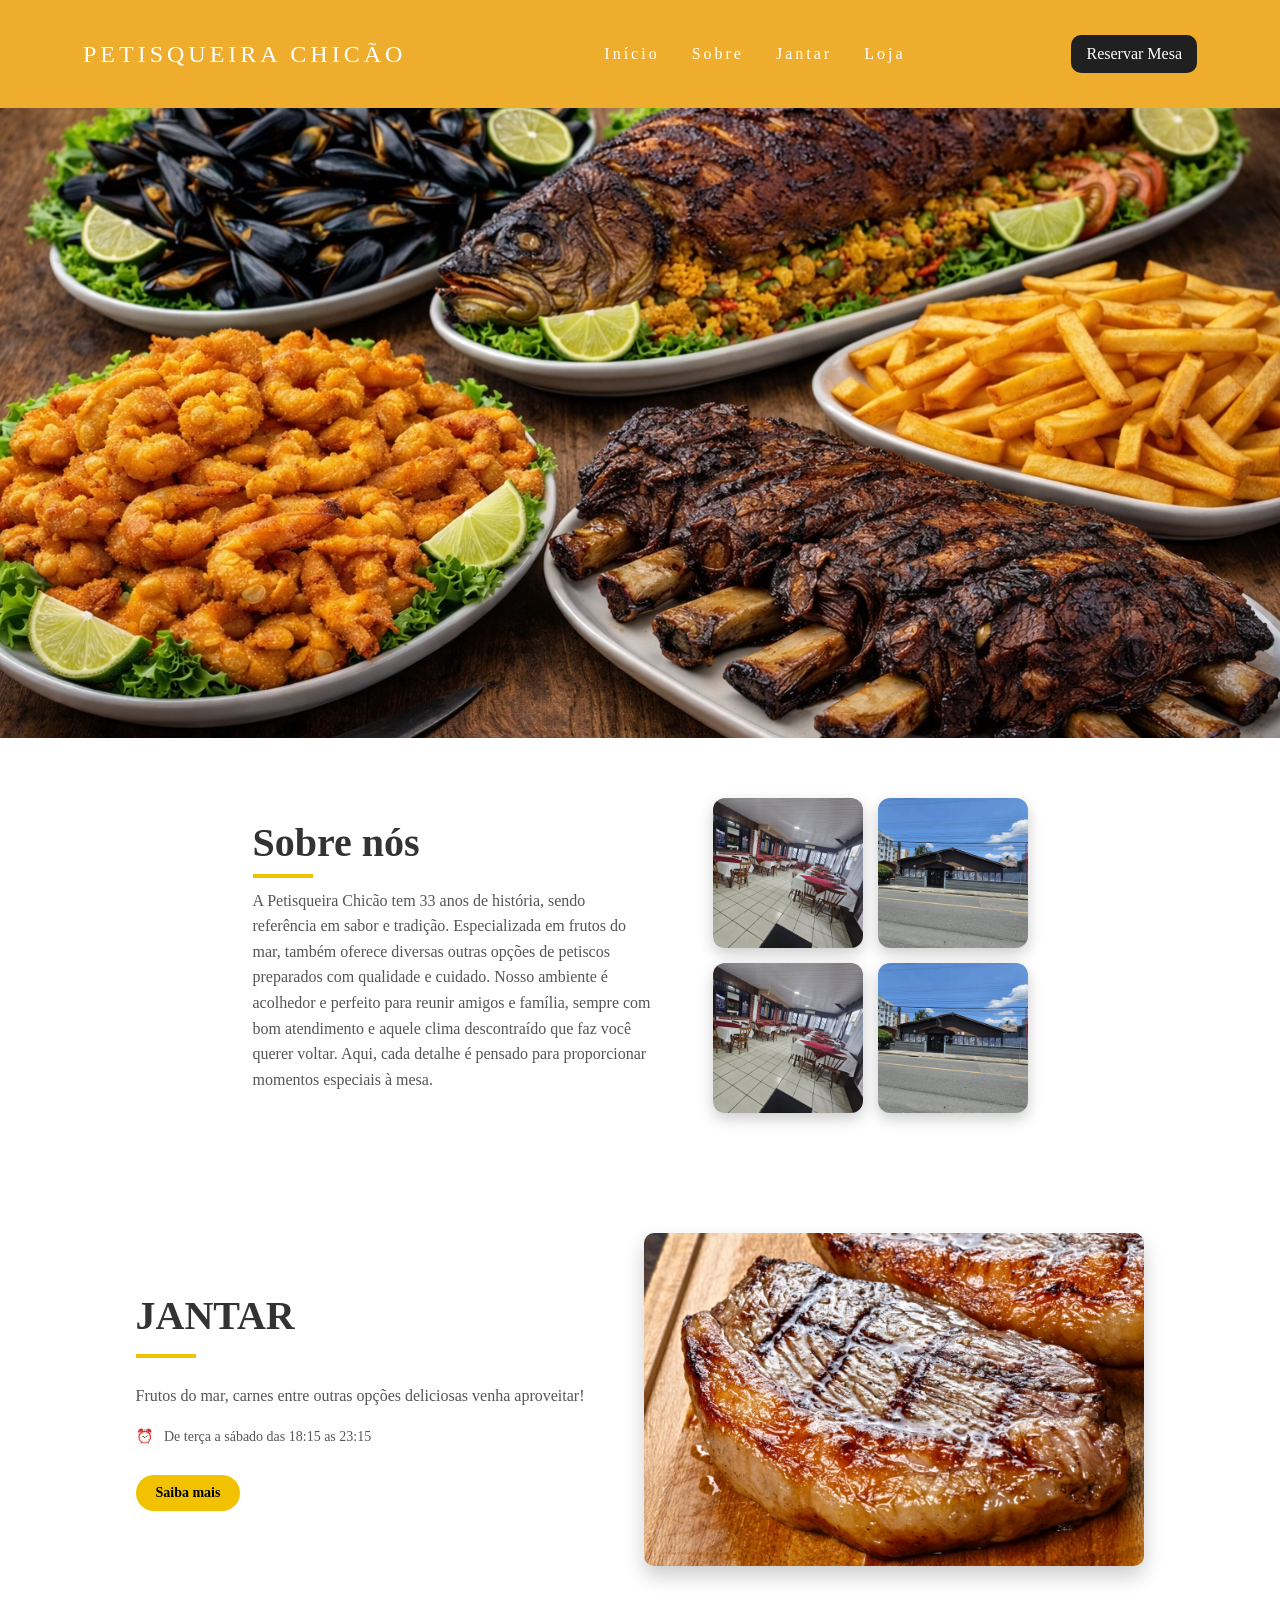
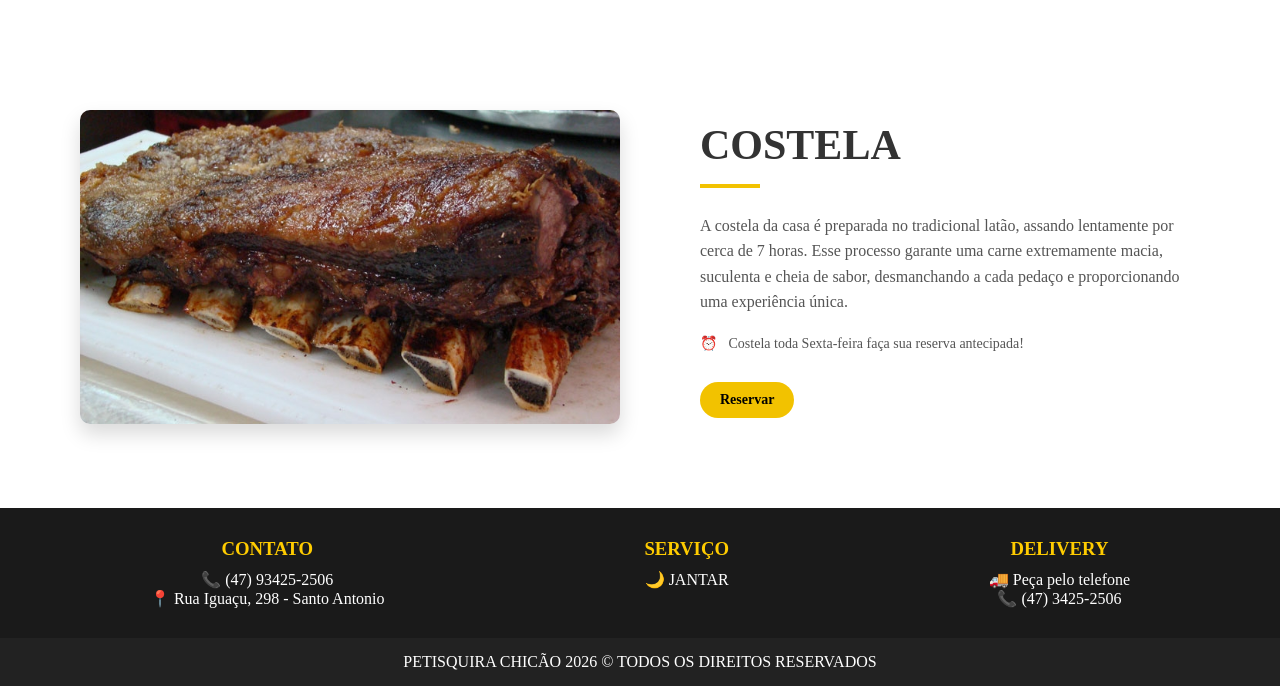
<file: index.html>
<!DOCTYPE html>
<html lang="pt">

<head>
    <meta charset="UTF-8">
    <meta name="viewport" content="width=device-width, initial-scale=1.0">
    <link rel="stylesheet" href="css/style.css">
    <title>Petisqueira Chicão</title>
</head>

<body>
    <header>
        <nav>
            <a class="logo">Petisqueira Chicão</a>
            <ul class="nav-list">
                <li><a href="index.html">Início</a></li>
                <li><a href="sobre.html">Sobre</a></li>
                <li><a href="jantar.html">Jantar</a></li>
                <li><a href="loja.html">Loja</a></li>
            </ul>
            <a class="reserva" href="reserva.html">Reservar Mesa</a>
        </nav>
    </header>
    <main></main>
    <section class="sobre">
        <div class="sobre-container">
            <h2>Sobre nós</h2>
            <p class="texto">A Petisqueira Chicão tem 33 anos de história,
                sendo referência em sabor e tradição. Especializada em frutos do mar,
                também oferece diversas outras opções de petiscos preparados com qualidade e cuidado.
                Nosso ambiente é acolhedor e perfeito para reunir amigos e família,
                sempre com bom atendimento e aquele clima descontraído que faz você querer voltar.
                Aqui, cada detalhe é pensado para proporcionar momentos especiais à mesa.</p>
        </div>

        <div class="imagens">
            <img src="imgs/WhatsApp Image 2026-04-18 at 11.49.15.jpeg" alt="restaurante">
            <img src="imgs/WhatsApp Image 2026-04-18 at 11.49.47.jpeg" alt="restaurante">
            <img src="imgs/WhatsApp Image 2026-04-18 at 11.49.15.jpeg" alt="restaurante">
            <img src="imgs/WhatsApp Image 2026-04-18 at 11.49.47.jpeg" alt="restaurante">
        </div>
    </section>

    <section class="jantar">
        <div class="jantar-texto">
            <h2>JANTAR</h2>
                <div class="linha"></div>

                    <p class="descricao">
                   Frutos do mar, carnes entre outras opções deliciosas venha aproveitar!
                    </p>

                    <p class="horario">
                    <span class="icone">⏰</span>
                    De terça a sábado das 18:15 as 23:15
                    </p>

                <a href="jantar.html" class="btn">Saiba mais</a>
            </div>

             <div class="jantar-imagem">
            <img src="imgs/picanha-assada.jpg" alt="Prato de jantar">
            </div>
    </section>
    
       <section class="costela">
            <div class="costela-imagem">
               <img src="imgs/usuario-3405-.jpg" alt="costela assada">
               
            </div>

            <div class="costela-texto">
                <h2>COSTELA</h2>
            <div class="linha"></div>

            <p class="descricao">
            A costela da casa é preparada no tradicional latão, assando lentamente por cerca de 7 horas. 
            Esse processo garante uma carne extremamente macia, suculenta e cheia de sabor, 
            desmanchando a cada pedaço e proporcionando uma experiência única.
            </p>

            <p class="horario">
            <span class="icone">⏰</span>
            Costela toda Sexta-feira faça sua reserva antecipada!
            </p>

            <a href="reserva.html" class="btn">Reservar</a>
            </div>
        </section>

    <div
        style="background-color: #1a1a1a; color: white; padding: 30px 20px; display: flex; justify-content: space-around; flex-wrap: wrap; text-align: center;">

        <div>
            <h3 style="color: #ffcc00; margin-bottom: 10px;">CONTATO</h3>
            <p>📞 (47) 93425-2506</p>
            <p>📍 Rua Iguaçu, 298 - Santo Antonio</p>
        </div>

        <div>
            <h3 style="color: #ffcc00; margin-bottom: 10px;">SERVIÇO</h3>
            <p>🌙 JANTAR</p>
        </div>

        <div>
            <h3 style="color: #ffcc00; margin-bottom: 10px;">DELIVERY</h3>
            <p>🚚 Peça pelo telefone</p>
            <p>📞 (47) 3425-2506</p>
        </div>

    </div>
    </section>

    <footer>PETISQUIRA CHICÃO 2026 &copy; TODOS OS DIREITOS RESERVADOS</footer>

</body>

</html>
</file>
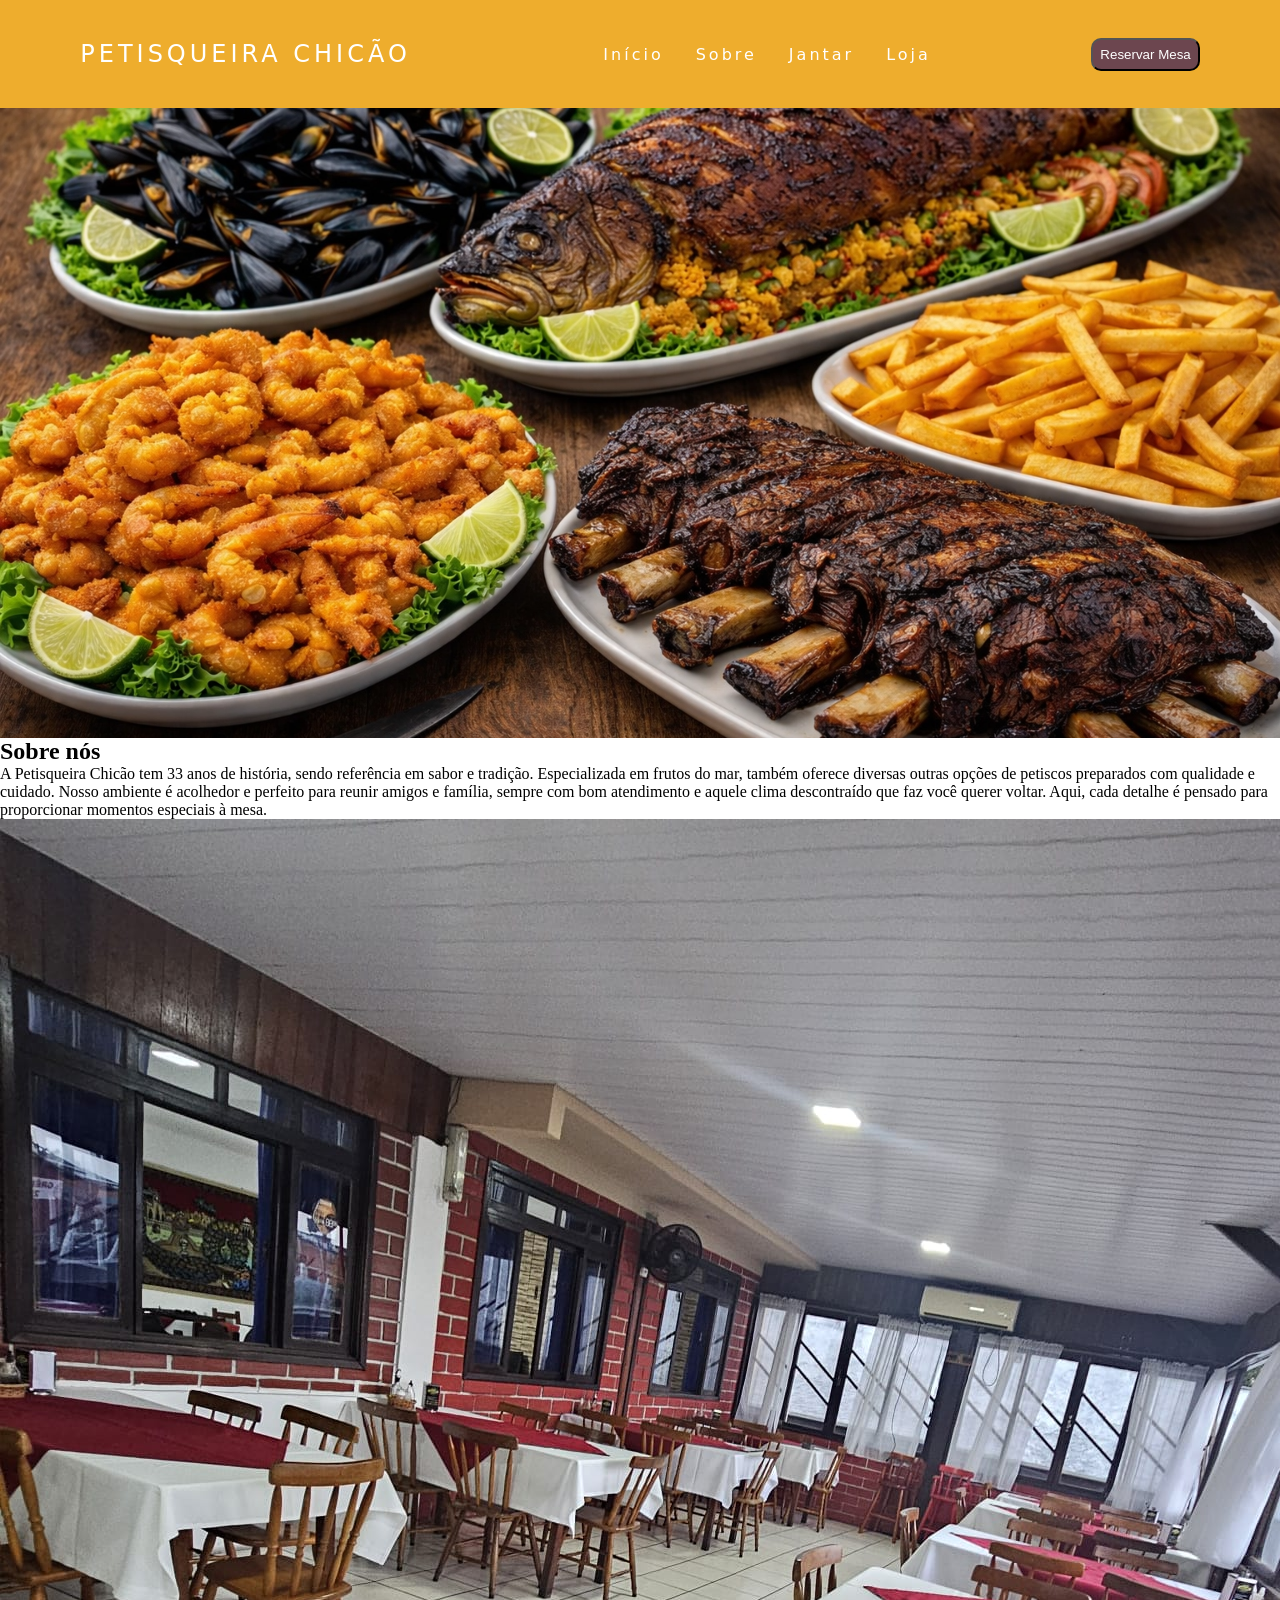
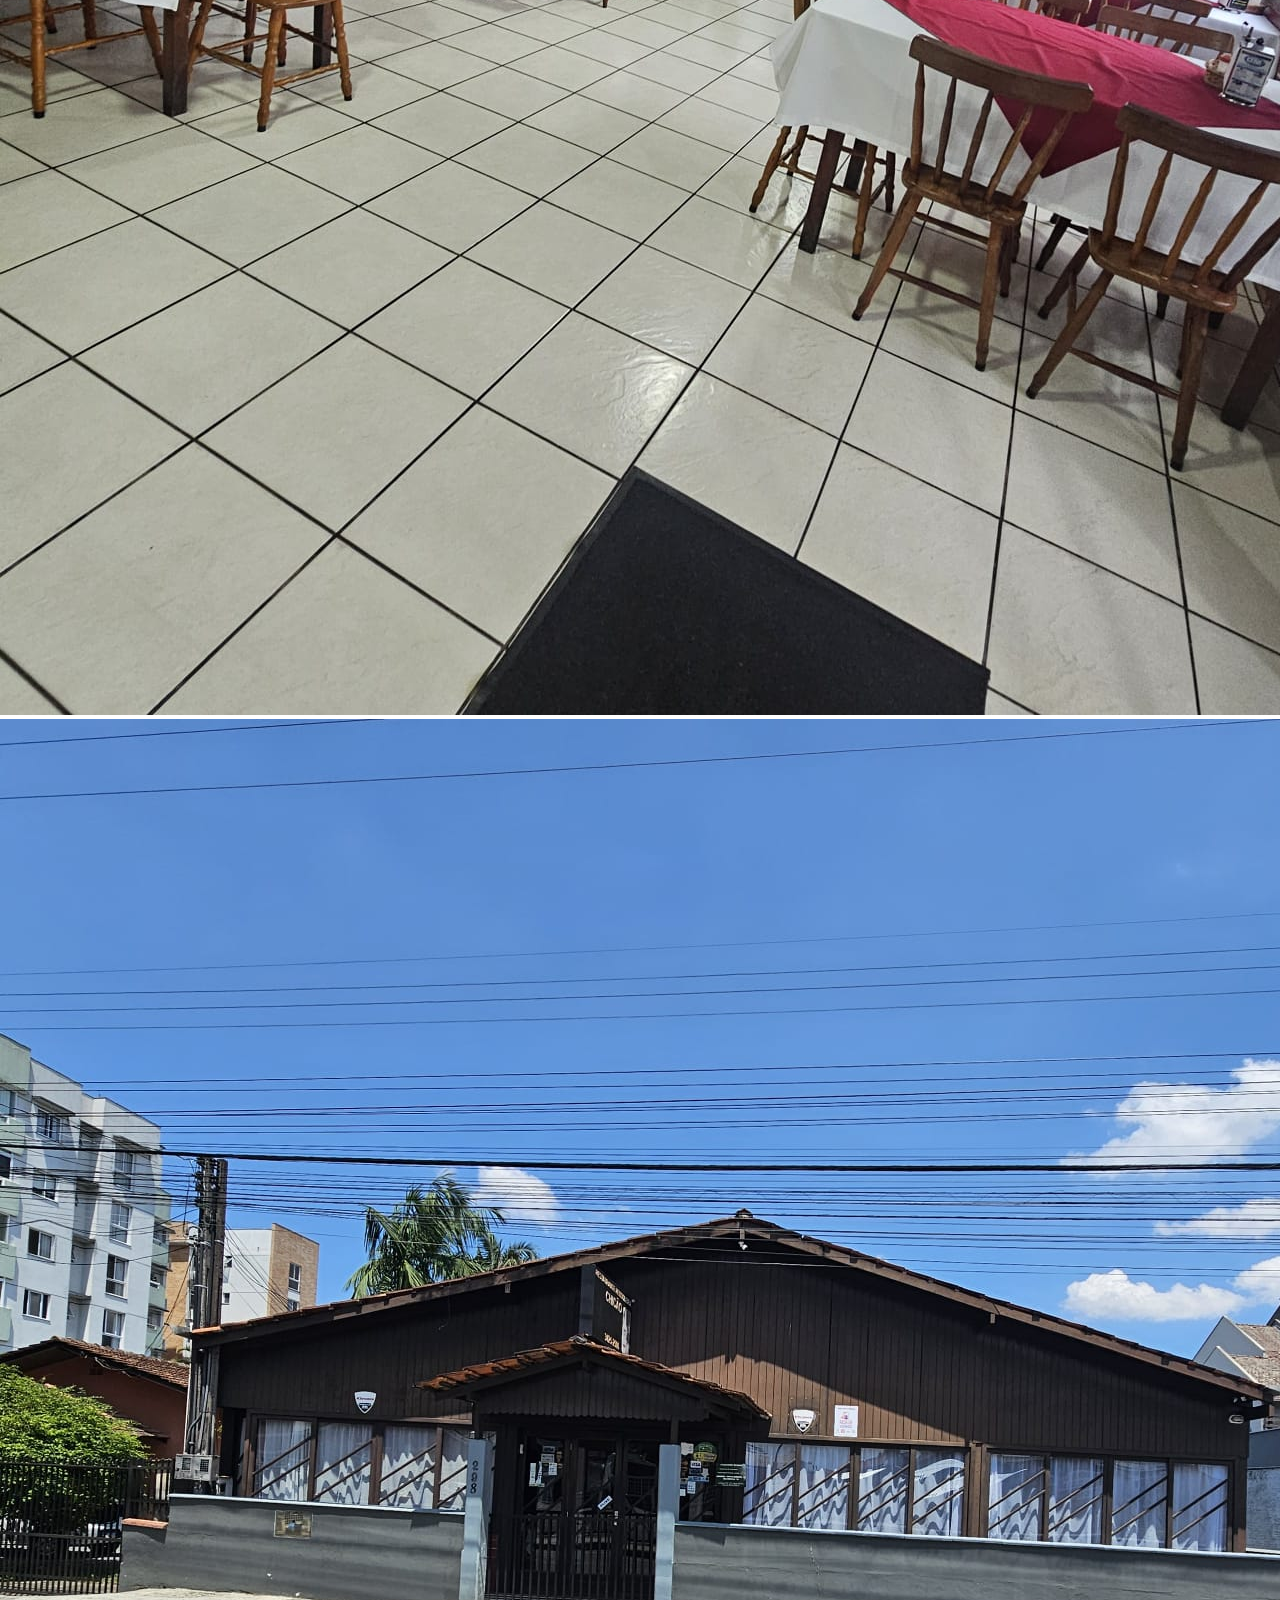
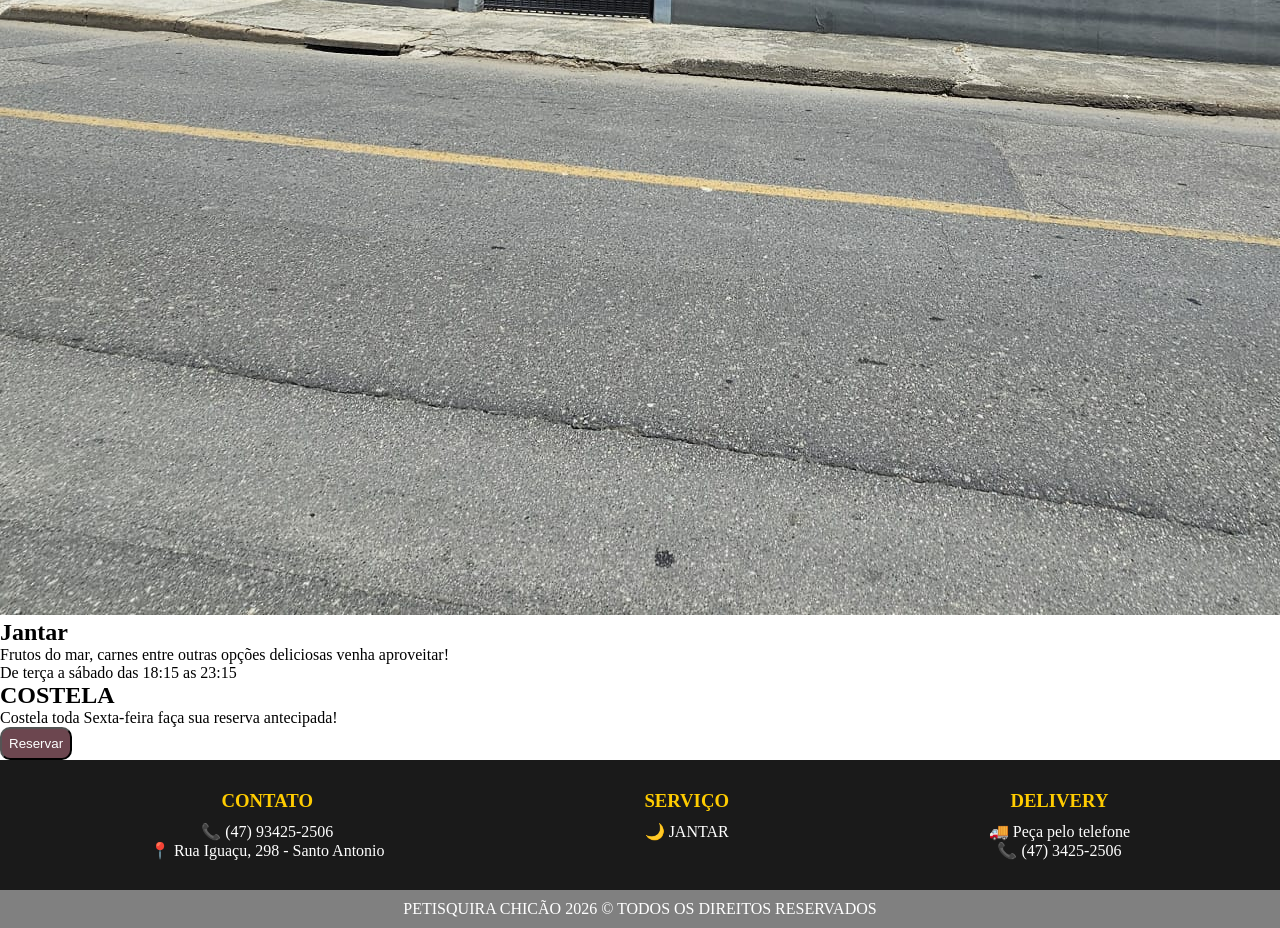
<file: site-restaurante/index.html>
<!DOCTYPE html>
<html lang="pt">
<head>
    <meta charset="UTF-8">
    <meta name="viewport" content="width=device-width, initial-scale=1.0">
    <link rel="stylesheet" href="css/style.css">
    <title>Petisqueira Chicão</title>
</head>
<body>
    <header>
        <nav>
            <a class="logo">Petisqueira Chicão</a>
            <ul class="nav-list">
                <li><a href="#inicio">Início</a></li>
                <li><a href="#sobre">Sobre</a></li>
                <li><a href="#jantar">Jantar</a></li>
                <li><a href="#loja">Loja</a></li>
            </ul>
            <button class="reserva"><a href="#reservar">Reservar Mesa</a></button>
        </nav>
    </header>
    <main></main>
    <section class="sobre">
        <div class="sobre-container">
            <h2>Sobre nós</h2>
                <p class="texto">A Petisqueira Chicão tem 33 anos de história, 
                sendo referência em sabor e tradição. Especializada em frutos do mar, 
                também oferece diversas outras opções de petiscos preparados com qualidade e cuidado.
                Nosso ambiente é acolhedor e perfeito para reunir amigos e família, 
                sempre com bom atendimento e aquele clima descontraído que faz você querer voltar. 
                Aqui, cada detalhe é pensado para proporcionar momentos especiais à mesa.</p>

        <div class="imagens">
            <img src="imgs/WhatsApp Image 2026-04-18 at 11.49.15.jpeg" alt="restaurante">
            <img src="imgs/WhatsApp Image 2026-04-18 at 11.49.47.jpeg" alt="restaurante">
        </div>
        </div>       
    </section>

    <section>
        <div class="jantar-container">
            <h2>Jantar</h2>
            <p>Frutos do mar, carnes entre outras opções deliciosas venha aproveitar!</p>
            <p>De terça a sábado das 18:15 as 23:15</p>
        </div>
    </section>

    <section>
        <h1>COSTELA</h1>
        <p>Costela toda Sexta-feira faça sua reserva antecipada!</p>
        <button class="reservacostela"><a href="#reservarcostela">Reservar</a></button>
    </section>
    

        <div style="background-color: #1a1a1a; color: white; padding: 30px 20px; display: flex; justify-content: space-around; flex-wrap: wrap; text-align: center;">
  
        <div>
            <h3 style="color: #ffcc00; margin-bottom: 10px;">CONTATO</h3>
            <p>📞 (47) 93425-2506</p>
            <p>📍 Rua Iguaçu, 298 - Santo Antonio</p>
        </div>

        <div>
            <h3 style="color: #ffcc00; margin-bottom: 10px;">SERVIÇO</h3>
            <p>🌙 JANTAR</p>
        </div>

        <div>
            <h3 style="color: #ffcc00; margin-bottom: 10px;">DELIVERY</h3>
            <p>🚚 Peça pelo telefone</p>
            <p>📞 (47) 3425-2506</p>
        </div>

        </div>
    </section>

 <footer>PETISQUIRA CHICÃO 2026 &copy; TODOS OS DIREITOS RESERVADOS</footer> 

</body>
</html>
</file>
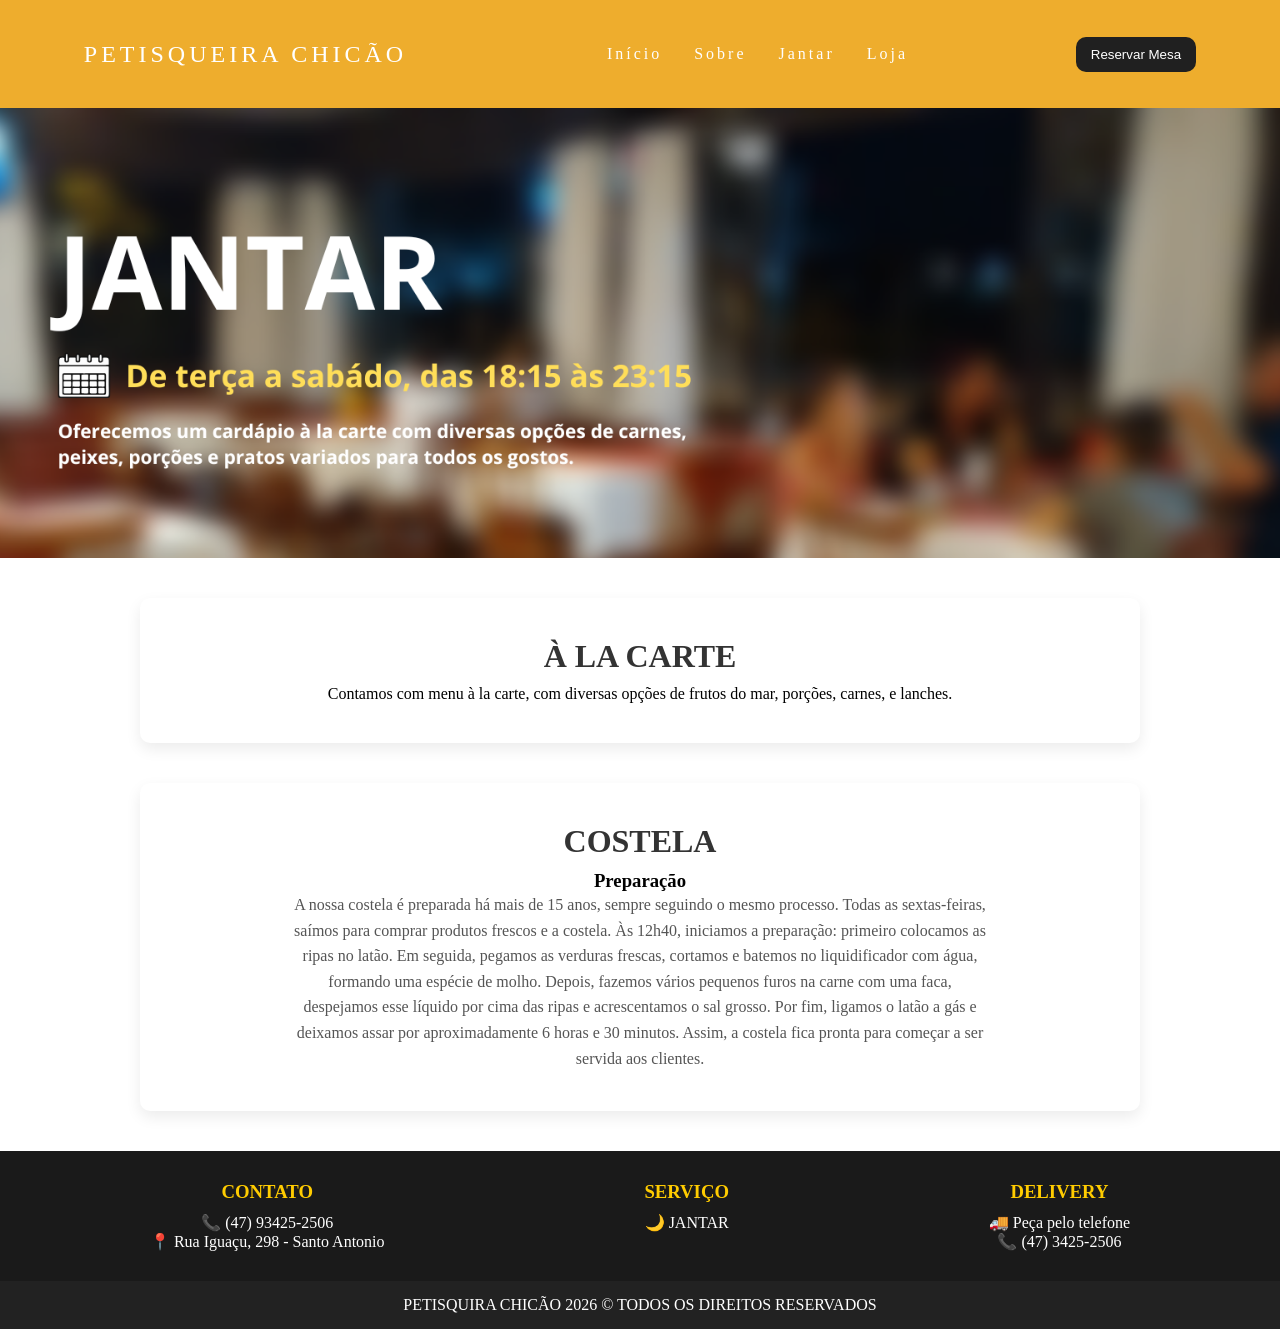
<file: jantar.html>
<!DOCTYPE html>
<html lang="pt">

<head>
    <meta charset="UTF-8">
    <meta name="viewport" content="width=device-width, initial-scale=1.0">
    <link rel="stylesheet" href="css/style.css">
    <title>Petisqueira Chicão</title>
</head>

<body>
    <header>
        <nav>
            <a class="logo">Petisqueira Chicão</a>
            <ul class="nav-list">
                <li><a href="index.html">Início</a></li>
                <li><a href="sobre.html">Sobre</a></li>
                <li><a href="jantar.html">Jantar</a></li>
                <li><a href="loja.html">Loja</a></li>
            </ul>
            <button class="reserva"><a href="reserva.html">Reservar Mesa</a></button>
        </nav>
    </header>
    
    <div class="jan-img">
            <img src="imgs/jantar.png" alt="restaurante"> 
        </div>

    <section class="preparacao">
        <h2 class="titulos-jantar">À LA CARTE</h2>
        <p texto-cost>Contamos com menu à la carte, com diversas
           opções de frutos do mar, porções, carnes, e lanches.
        </p>
    </section>

    <section class="preparacao">
        <div class="container-costela">
            <h2 class="titulos-jantar">COSTELA</h2>
            <h3>Preparação</h3>
            <p class="texto-cost">A nossa costela é preparada há mais de 15 anos, sempre seguindo o mesmo processo. 
                Todas as sextas-feiras, saímos para comprar produtos frescos e a costela. 
                Às 12h40, iniciamos a preparação: primeiro colocamos as ripas no latão. 
                Em seguida, pegamos as verduras frescas, cortamos e batemos no liquidificador com água, formando uma espécie de molho.

                Depois, fazemos vários pequenos furos na carne com uma faca,
                despejamos esse líquido por cima das ripas e acrescentamos o sal grosso. 
                Por fim, ligamos o latão a gás e deixamos assar por aproximadamente 6 horas e 30 minutos. 
                Assim, a costela fica pronta para começar a ser servida aos clientes.
            </p>
        </div>

    </section>
      <div
        style="background-color: #1a1a1a; color: white; padding: 30px 20px; display: flex; justify-content: space-around; flex-wrap: wrap; text-align: center;">

        <div>
            <h3 style="color: #ffcc00; margin-bottom: 10px;">CONTATO</h3>
            <p>📞 (47) 93425-2506</p>
            <p>📍 Rua Iguaçu, 298 - Santo Antonio</p>
        </div>

        <div>
            <h3 style="color: #ffcc00; margin-bottom: 10px;">SERVIÇO</h3>
            <p>🌙 JANTAR</p>
        </div>

        <div>
            <h3 style="color: #ffcc00; margin-bottom: 10px;">DELIVERY</h3>
            <p>🚚 Peça pelo telefone</p>
            <p>📞 (47) 3425-2506</p>
        </div>

    </div>
    </section>

    <footer>PETISQUIRA CHICÃO 2026 &copy; TODOS OS DIREITOS RESERVADOS</footer>

</body>

</html>
</file>
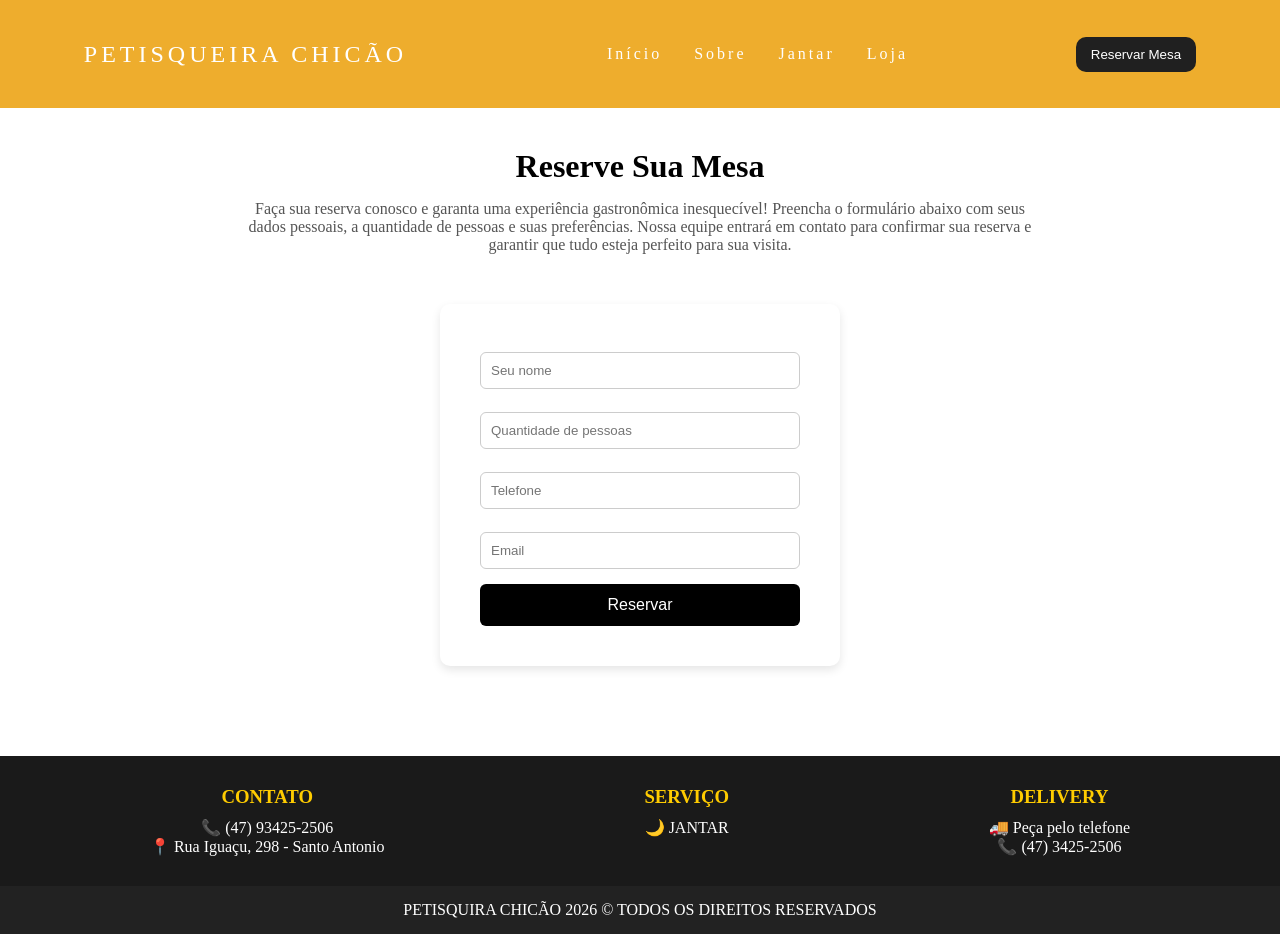
<file: reserva.html>
<!DOCTYPE html>
<html lang="pt">

<head>
    <meta charset="UTF-8">
    <meta name="viewport" content="width=device-width, initial-scale=1.0">
    <link rel="stylesheet" href="css/style.css">
    <title>Petisqueira Chicão</title>
</head>

<body>
    <header>
        <nav>
            <a class="logo">Petisqueira Chicão</a>
            <ul class="nav-list">
                <li><a href="index.html">Início</a></li>
                <li><a href="sobre.html">Sobre</a></li>
                <li><a href="jantar.html">Jantar</a></li>
                <li><a href="loja.html">Loja</a></li>
            </ul>
            <button class="reserva"><a href="reserva.html">Reservar Mesa</a></button>
        </nav>
    </header>

    <section class="mesa">
        <h2>Reserve Sua Mesa</h2>

        <p>
            Faça sua reserva conosco e garanta uma experiência gastronômica inesquecível!
            Preencha o formulário abaixo com seus dados pessoais, a quantidade de pessoas e suas preferências.
            Nossa equipe entrará em contato para confirmar sua reserva e garantir que tudo esteja perfeito para sua visita.
        </p>

       <div class="container">
   
            <form>
                <input type="text" placeholder="Seu nome" required>

                <input type="number" placeholder="Quantidade de pessoas"  min="1" required>

                <input type="tel" placeholder="Telefone" required>

                <input type="email" placeholder="Email" required>

                <button class="res" type="submit">Reservar</button>
            </form>
    </div>
    </section>

      <div
        style="background-color: #1a1a1a; color: white; padding: 30px 20px; display: flex; justify-content: space-around; flex-wrap: wrap; text-align: center;">

        <div>
            <h3 style="color: #ffcc00; margin-bottom: 10px;">CONTATO</h3>
            <p>📞 (47) 93425-2506</p>
            <p>📍 Rua Iguaçu, 298 - Santo Antonio</p>
        </div>

        <div>
            <h3 style="color: #ffcc00; margin-bottom: 10px;">SERVIÇO</h3>
            <p>🌙 JANTAR</p>
        </div>

        <div>
            <h3 style="color: #ffcc00; margin-bottom: 10px;">DELIVERY</h3>
            <p>🚚 Peça pelo telefone</p>
            <p>📞 (47) 3425-2506</p>
        </div>

    </div>
    

    <footer>PETISQUIRA CHICÃO 2026 &copy; TODOS OS DIREITOS RESERVADOS</footer>

</body>

</html>
</file>
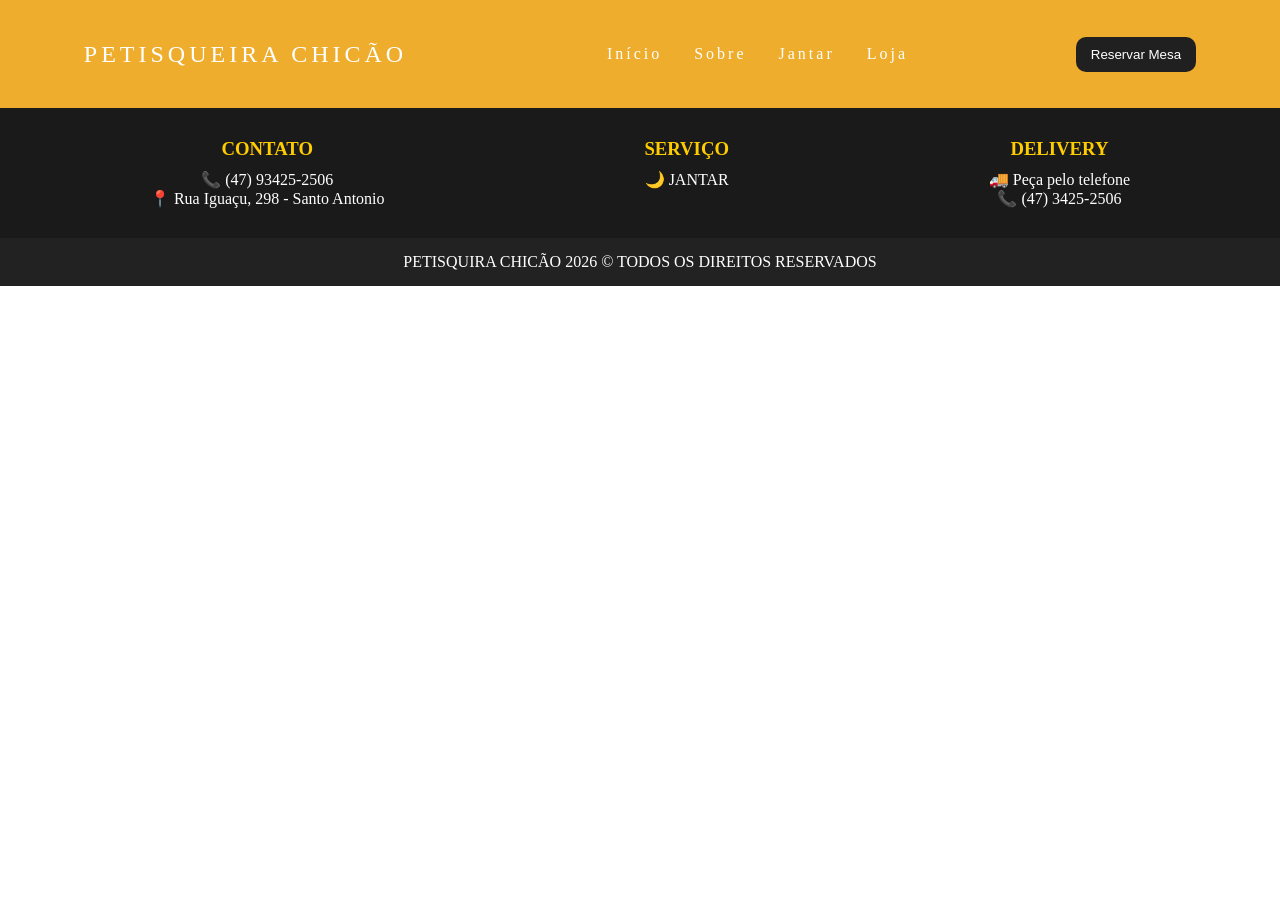
<file: sobre.html>
<!DOCTYPE html>
<html lang="pt">

<head>
    <meta charset="UTF-8">
    <meta name="viewport" content="width=device-width, initial-scale=1.0">
    <link rel="stylesheet" href="css/style.css">
    <title>Petisqueira Chicão</title>
</head>

<body>
    <header>
        <nav>
            <a class="logo">Petisqueira Chicão</a>
            <ul class="nav-list">
                <li><a href="index.html">Início</a></li>
                <li><a href="sobre.html">Sobre</a></li>
                <li><a href="jantar.html">Jantar</a></li>
                <li><a href="loja.html">Loja</a></li>
            </ul>
            <button class="reserva"><a href="reserva.html">Reservar Mesa</a></button>
        </nav>
    </header>

      <div
        style="background-color: #1a1a1a; color: white; padding: 30px 20px; display: flex; justify-content: space-around; flex-wrap: wrap; text-align: center;">

        <div>
            <h3 style="color: #ffcc00; margin-bottom: 10px;">CONTATO</h3>
            <p>📞 (47) 93425-2506</p>
            <p>📍 Rua Iguaçu, 298 - Santo Antonio</p>
        </div>

        <div>
            <h3 style="color: #ffcc00; margin-bottom: 10px;">SERVIÇO</h3>
            <p>🌙 JANTAR</p>
        </div>

        <div>
            <h3 style="color: #ffcc00; margin-bottom: 10px;">DELIVERY</h3>
            <p>🚚 Peça pelo telefone</p>
            <p>📞 (47) 3425-2506</p>
        </div>

    </div>
    </section>

    <footer>PETISQUIRA CHICÃO 2026 &copy; TODOS OS DIREITOS RESERVADOS</footer>

</body>

</html>
</file>
<file: css/style.css>
*{
    margin: 0;
    padding: 0;
    list-style: none;
    box-sizing: border-box;
}

a{
    color: white;
    text-decoration: none;
    transition: 0.3s;
}

a:hover{
    opacity: 0.7;
}

/* NAVBAR */
.logo{
    font-size: 24px;
    text-transform: uppercase;
    letter-spacing: 4px;
}

nav{
    display: flex;
    justify-content: space-around;
    align-items: center;
    background: #eead2d;
    height: 12vh;
    width: 100%;

    position: sticky;
    top: 0;          
    z-index: 1000;  
}


.nav-list{
    display: flex;
}

.nav-list li{
    letter-spacing: 3px;
    margin-left: 32px;
}

.reserva{
    background-color: #202020;
    border-radius: 10px;
    padding: 10px 15px;
    color: white;
    border: none;
    cursor: pointer;
    transition: 0.3s;
}

.reserva:hover{
    opacity: 0.7;
}


main{
    background: url("banquete_frutos_do_mar_v4.png") no-repeat center center;
    background-size: cover;
    height: 70vh;
}


.sobre{
    background-color: #fff;
    display: flex;
    align-items: center;
    justify-content: center;
    gap: 60px;
    padding: 60px 20px;
    color: #333;
}

.sobre-container{
    max-width: 400px;
}

.sobre-container h2{
    font-size: 40px;
    margin-bottom: 10px;
}

.sobre-container h2::after{
    content: "";
    display: block;
    width: 60px;
    height: 4px;
    background: #f2c200;
    margin-top: 8px;
}

.sobre-container p{
    line-height: 1.6;
    color: #555;
}

.imagens{
    display: grid;
    grid-template-columns: repeat(2, 150px);
    gap: 15px;
}

.imagens img{
    width: 100%;
    height: 150px;
    object-fit: cover;
    border-radius: 12px;
    box-shadow: 0 6px 15px rgba(0,0,0,0.2);
    transition: 0.3s;
}

.imagens img:hover{
    transform: scale(1.05);
}

/* JANTAR */
.jantar{
    display: flex;
    align-items: center;
    justify-content: center;
    padding: 60px 40px;
    gap: 60px;
    background: #fff;
}

.jantar-texto{
    max-width: 500px;
}

.jantar-texto h2{
    font-size: 40px;
    color: #333;
}

.linha{
    width: 60px;
    height: 4px;
    background: #f2c200;
    margin: 15px 0 25px;
}

.descricao{
    color: #555;
    line-height: 1.6;
    margin-bottom: 20px;
}

.horario{
    font-size: 14px;
    color: #555;
    margin-bottom: 30px;
}

.icone{
    color: #f2c200;
    margin-right: 8px;
}

.jantar-imagem img{
    width: 100%;
    max-width: 500px;
    border-radius: 10px;
    box-shadow: 0 10px 20px rgba(0,0,0,0.2);
}

/* COSTELA */
.costela{
    display: flex;
    align-items: center;
    justify-content: center;
    gap: 80px;
    padding: 80px 40px;
    background: #fff;
    max-width: 1200px;
    margin: 0 auto;
}

.costela-imagem img{
    width: 100%;
    max-width: 550px;
    border-radius: 10px;
    box-shadow: 0 10px 20px rgba(0,0,0,0.15);
}

.costela-texto{
    max-width: 500px;
}

.costela-texto h2{
    font-size: 42px;
    color: #333;
}


.btn{
    display: inline-block;
    background: #f2c200;
    color: #000;
    padding: 10px 20px;
    border-radius: 25px;
    font-weight: bold;
    font-size: 14px;
    transition: 0.3s;
}

.btn:hover{
    background: #d9ad00;
}

.mesa{ 
    text-align: center; 
    padding: 40px 20px; 
} 
.mesa h2{ 
    font-size: 32px; 
    margin-bottom: 15px; 
} 
.mesa p{ 
    max-width: 800px; 
    margin: 0 auto 30px auto; 
    color: #555; 
} 
 .res { 
    width: 100%; 
    padding: 12px; 
    background: #000; 
    color: #fff; 
    border: none; 
    border-radius: 6px; 
    font-size: 16px; 
    cursor: pointer; 
} 
    .res:hover { background: #333; }

.container{
    max-width: 400px;
    margin: 50px auto;
    background: #fff;
    padding: 40px;
    border-radius: 10px;
    box-shadow: 0 4px 10px rgba(0,0,0,0.1);
}

input{
    width: 100%;
    padding: 10px;
    margin: 8px 0 15px;
    border-radius: 6px;
    border: 1px solid #ccc;
}

/*JANTAR*/

/* HERO JANTAR */
.jan-img {
    position: relative;
    width: 100%;
    height: 50vh;
    overflow: hidden;
}

.jan-img img {
    width: 100%;
    height: 200%;
    object-fit: cover;
    
}


.preparacao {
    background: #fff;
    max-width: 1000px;
    margin: 40px auto;
    padding: 40px;
    border-radius: 10px;
    box-shadow: 0 6px 15px rgba(0,0,0,0.08);
    text-align: center;
}

.titulos-jantar {
    font-size: 32px;
    color: #333;
    margin-bottom: 10px;
    position: relative;
}

.titulos-jantar::after {
    display: block;
    width: 60px;
    height: 4px;
    background: #f2c200;
    margin: 10px auto 20px;
    border-radius: 2px;
}

.texto-cost {
    font-size: 16px;
    color: #555;
    max-width: 700px;
    margin: auto;
    line-height: 1.6;
}


/* FOOTER */
footer{
    background-color: #222;
    color: #fff;
    text-align: center;
    padding: 15px;
}

/* RESPONSIVO */
@media (max-width: 768px){

    .sobre{
        flex-direction: column;
        text-align: center;
    }

    .jantar{
        flex-direction: column;
        text-align: center;
    }

    .costela{
        flex-direction: column;
        text-align: center;
    }
}
</file>
<file: site-restaurante/css/style.css>
*{
    margin: 0;
    padding: 0;
}

a{
    color: white;
    text-decoration: none;
    transition: 0.3s;
}

a:hover{

    opacity: 0.7;
}

.logo{
    font-size: 24px;
    text-transform: uppercase;
    letter-spacing: 4px;
}

nav{
    display: flex;
    justify-content: space-around;
    align-items: center;
    font-family: system-ui, -apple-system, Arial, Helvetica, sans-serif;
    background: #eead2d;
    height: 12vh;
}

main{
    background: url("banquete_frutos_do_mar_v4.png") no-repeat center center;
    background-size: cover;
    height: 70vh;
    
}
.nav-list{
    list-style: none;
    display: flex;
}

.nav-list li{
    letter-spacing: 3px;
    margin-left: 32px;
}

button{

    background-color: #6c464f;
    border-radius: 10px;
    padding: 7px;
    transition: 0.3s;
    color: white;
}

button:hover{
    opacity: 0.7s;
}

footer{

  background-color: gray;
  color: #ffffff;
  text-align: center;
  padding: 10px;
}
</file>
